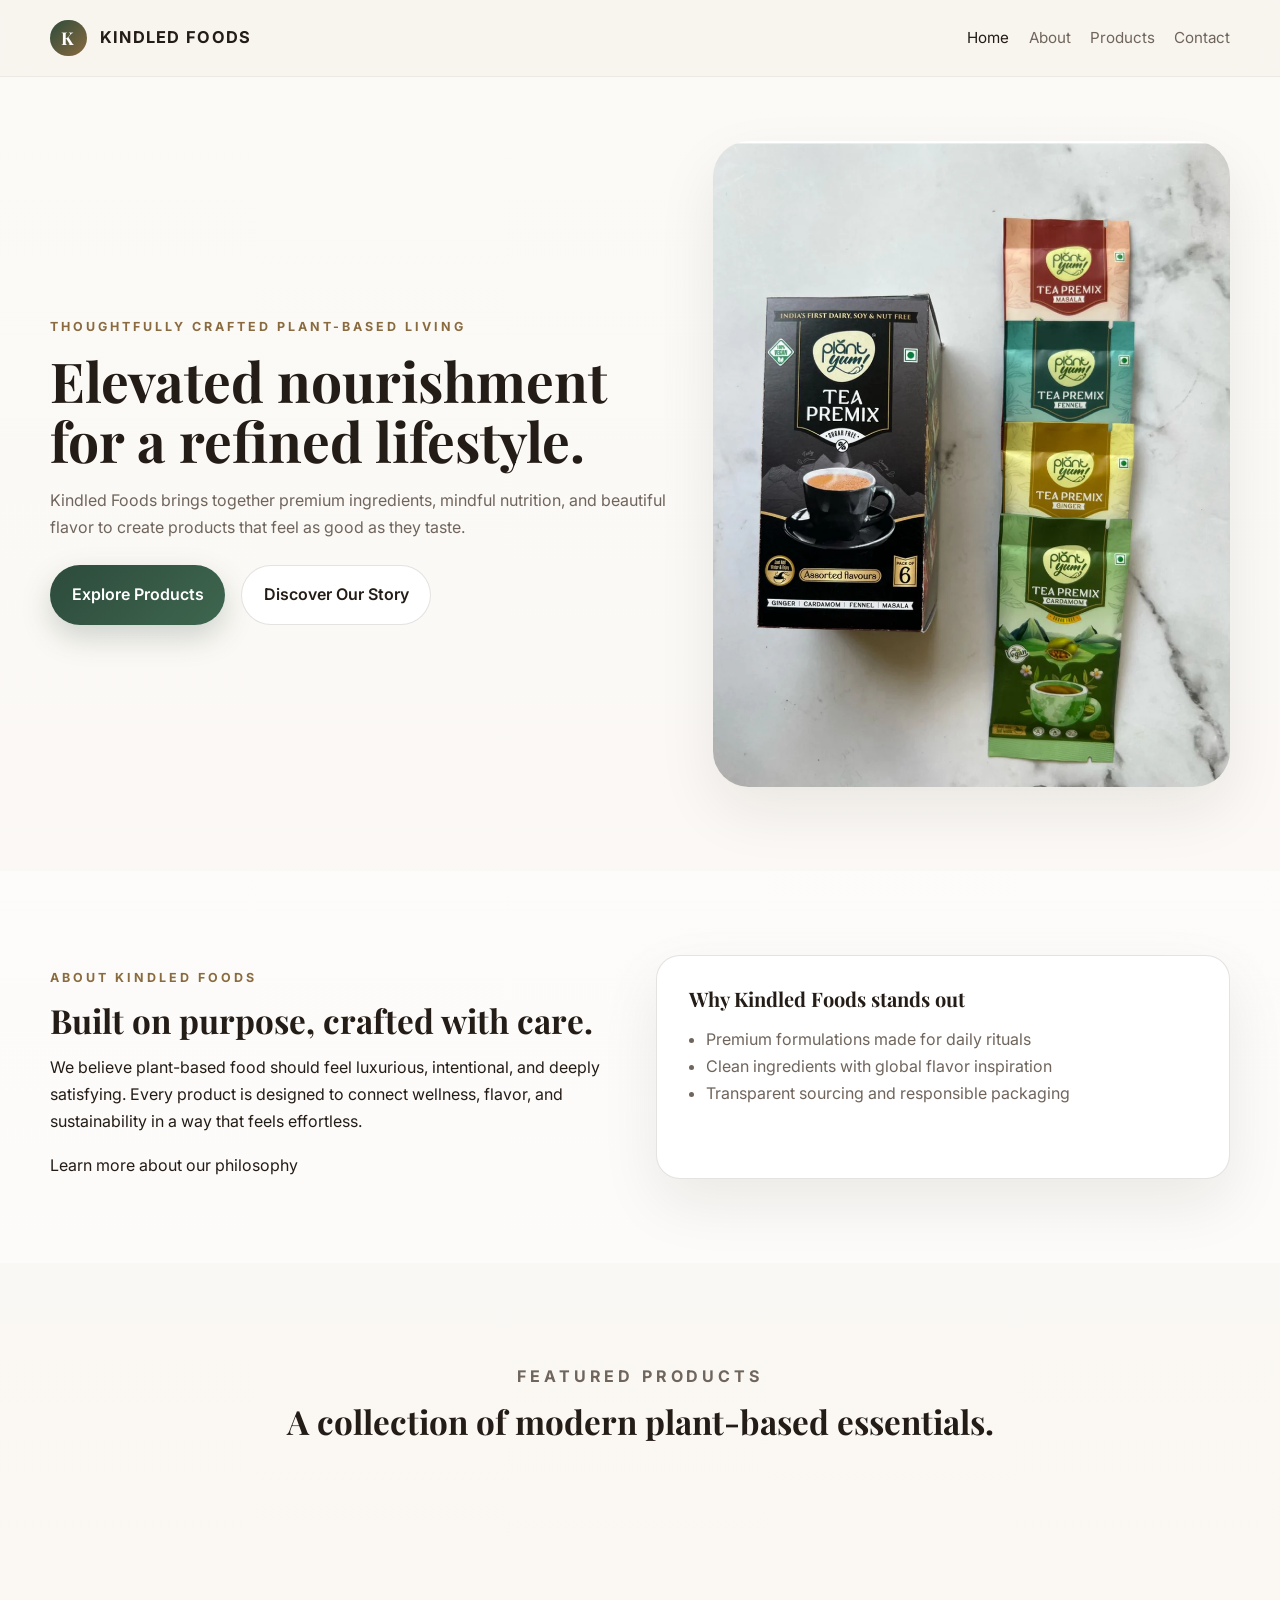
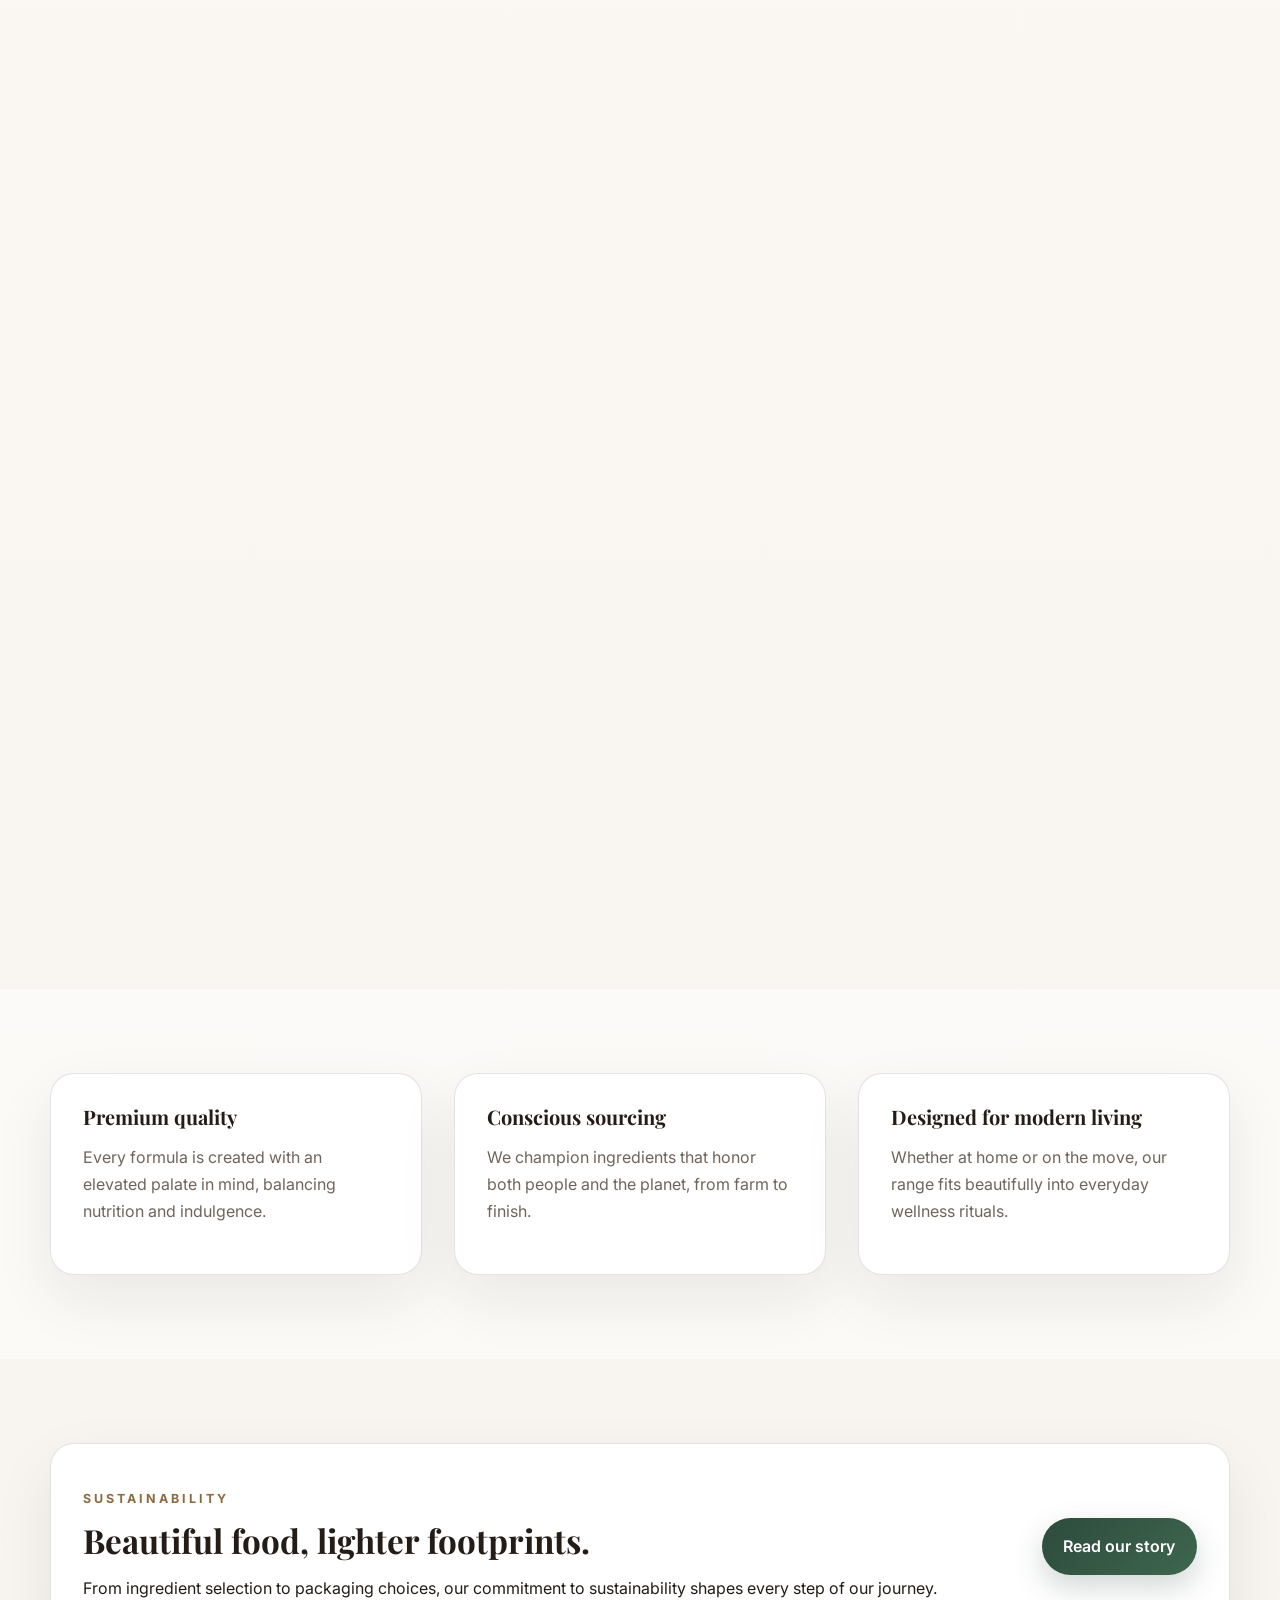
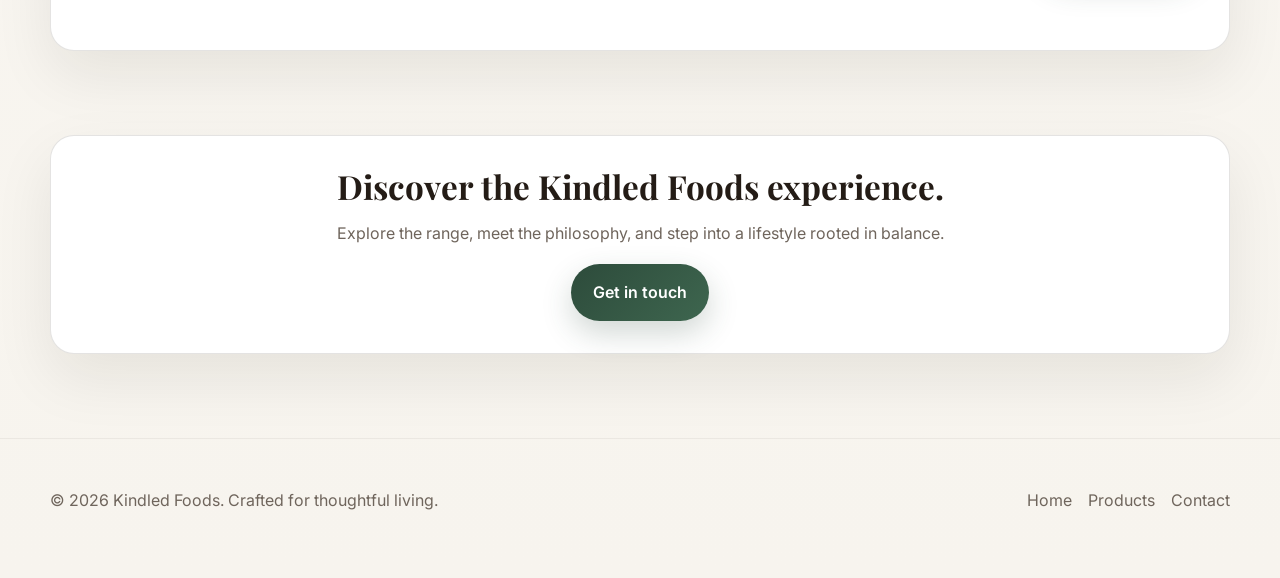
<file: index.html>
<!DOCTYPE html>
<html lang="en">
  <head>
    <meta charset="UTF-8" />
    <meta name="viewport" content="width=device-width, initial-scale=1.0" />
    <title>Kindled Foods | Premium Plant-Based Goodness</title>
    <meta
      name="description"
      content="Kindled Foods creates premium plant-based food experiences rooted in wellness, sustainability, and modern taste."
    />
    <meta property="og:title" content="Kindled Foods | Premium Plant-Based Goodness" />
    <meta
      property="og:description"
      content="Discover kindled foods crafted for modern wellness, premium taste, and mindful living."
    />
    <meta property="og:type" content="website" />
    <meta property="og:image" content="products/plantyumnoaddedsugar/Plant_Yum_No_Added_Sugar_6_1.webp" />
    <meta name="twitter:card" content="summary_large_image" />
    <link rel="preconnect" href="https://fonts.googleapis.com" />
    <link rel="preconnect" href="https://fonts.gstatic.com" crossorigin />
    <link
      href="https://fonts.googleapis.com/css2?family=Inter:wght@400;500;600;700;800&family=Playfair+Display:wght@600;700;800&display=swap"
      rel="stylesheet"
    />
    <link rel="stylesheet" href="style.css" />
  </head>
  <body>
    <header class="site-header">
      <div class="container nav-shell">
        <a class="brand" href="index.html" aria-label="Kindled Foods home">
          <span class="brand-mark">K</span>
          <span>Kindled Foods</span>
        </a>
        <button class="nav-toggle" aria-label="Toggle navigation" aria-expanded="false">
          <span></span>
          <span></span>
          <span></span>
        </button>
        <nav class="site-nav" aria-label="Primary navigation">
          <a href="index.html" class="active">Home</a>
          <a href="about.html">About</a>
          <a href="products.html">Products</a>
          <a href="contact.html">Contact</a>
        </nav>
      </div>
    </header>

    <main>
      <section class="hero section">
        <div class="container hero-grid">
          <div class="hero-copy reveal">
            <p class="eyebrow">Thoughtfully crafted plant-based living</p>
            <h1>Elevated nourishment for a refined lifestyle.</h1>
            <p class="hero-text">
              Kindled Foods brings together premium ingredients, mindful nutrition, and beautiful flavor to create products that feel as good as they taste.
            </p>
            <div class="hero-actions">
              <a class="button button-primary" href="products.html">Explore Products</a>
              <a class="button button-secondary" href="about.html">Discover Our Story</a>
            </div>
          </div>
          <div class="hero-media reveal">
            <img src="products/plantyumnoaddedsugar/Plant_Yum_No_Added_Sugar_6_1.webp" alt="Premium Kindled Foods product collection" />
          </div>
        </div>
      </section>

      <section class="about-preview section section-soft">
        <div class="container grid-two">
          <div class="reveal">
            <p class="eyebrow">About Kindled Foods</p>
            <h2>Built on purpose, crafted with care.</h2>
            <p>
              We believe plant-based food should feel luxurious, intentional, and deeply satisfying. Every product is designed to connect wellness, flavor, and sustainability in a way that feels effortless.
            </p>
            <a class="text-link" href="about.html">Learn more about our philosophy</a>
          </div>
          <div class="highlight-card reveal">
            <h3>Why Kindled Foods stands out</h3>
            <ul>
              <li>Premium formulations made for daily rituals</li>
              <li>Clean ingredients with global flavor inspiration</li>
              <li>Transparent sourcing and responsible packaging</li>
            </ul>
          </div>
        </div>
      </section>

      <section class="section">
        <div class="container">
          <div class="section-heading reveal">
            <p class="eyebrow">Featured products</p>
            <h2>A collection of modern plant-based essentials.</h2>
          </div>
          <div id="featured-products" class="product-grid"></div>
        </div>
      </section>

      <section class="section section-soft">
        <div class="container grid-three">
          <article class="info-card reveal">
            <h3>Premium quality</h3>
            <p>Every formula is created with an elevated palate in mind, balancing nutrition and indulgence.</p>
          </article>
          <article class="info-card reveal">
            <h3>Conscious sourcing</h3>
            <p>We champion ingredients that honor both people and the planet, from farm to finish.</p>
          </article>
          <article class="info-card reveal">
            <h3>Designed for modern living</h3>
            <p>Whether at home or on the move, our range fits beautifully into everyday wellness rituals.</p>
          </article>
        </div>
      </section>

      <section class="section">
        <div class="container sustainability-banner reveal">
          <div>
            <p class="eyebrow">Sustainability</p>
            <h2>Beautiful food, lighter footprints.</h2>
            <p>
              From ingredient selection to packaging choices, our commitment to sustainability shapes every step of our journey.
            </p>
          </div>
          <a class="button button-primary" href="about.html">Read our story</a>
        </div>
      </section>

      <section class="section cta-section">
        <div class="container cta-card reveal">
          <h2>Discover the Kindled Foods experience.</h2>
          <p>Explore the range, meet the philosophy, and step into a lifestyle rooted in balance.</p>
          <a class="button button-primary" href="contact.html">Get in touch</a>
        </div>
      </section>
    </main>

    <footer class="site-footer">
      <div class="container footer-shell">
        <p>© 2026 Kindled Foods. Crafted for thoughtful living.</p>
        <div class="footer-links">
          <a href="index.html">Home</a>
          <a href="products.html">Products</a>
          <a href="contact.html">Contact</a>
        </div>
      </div>
    </footer>

    <script src="products.js"></script>
    <script src="script.js"></script>
  </body>
</html>
</file>
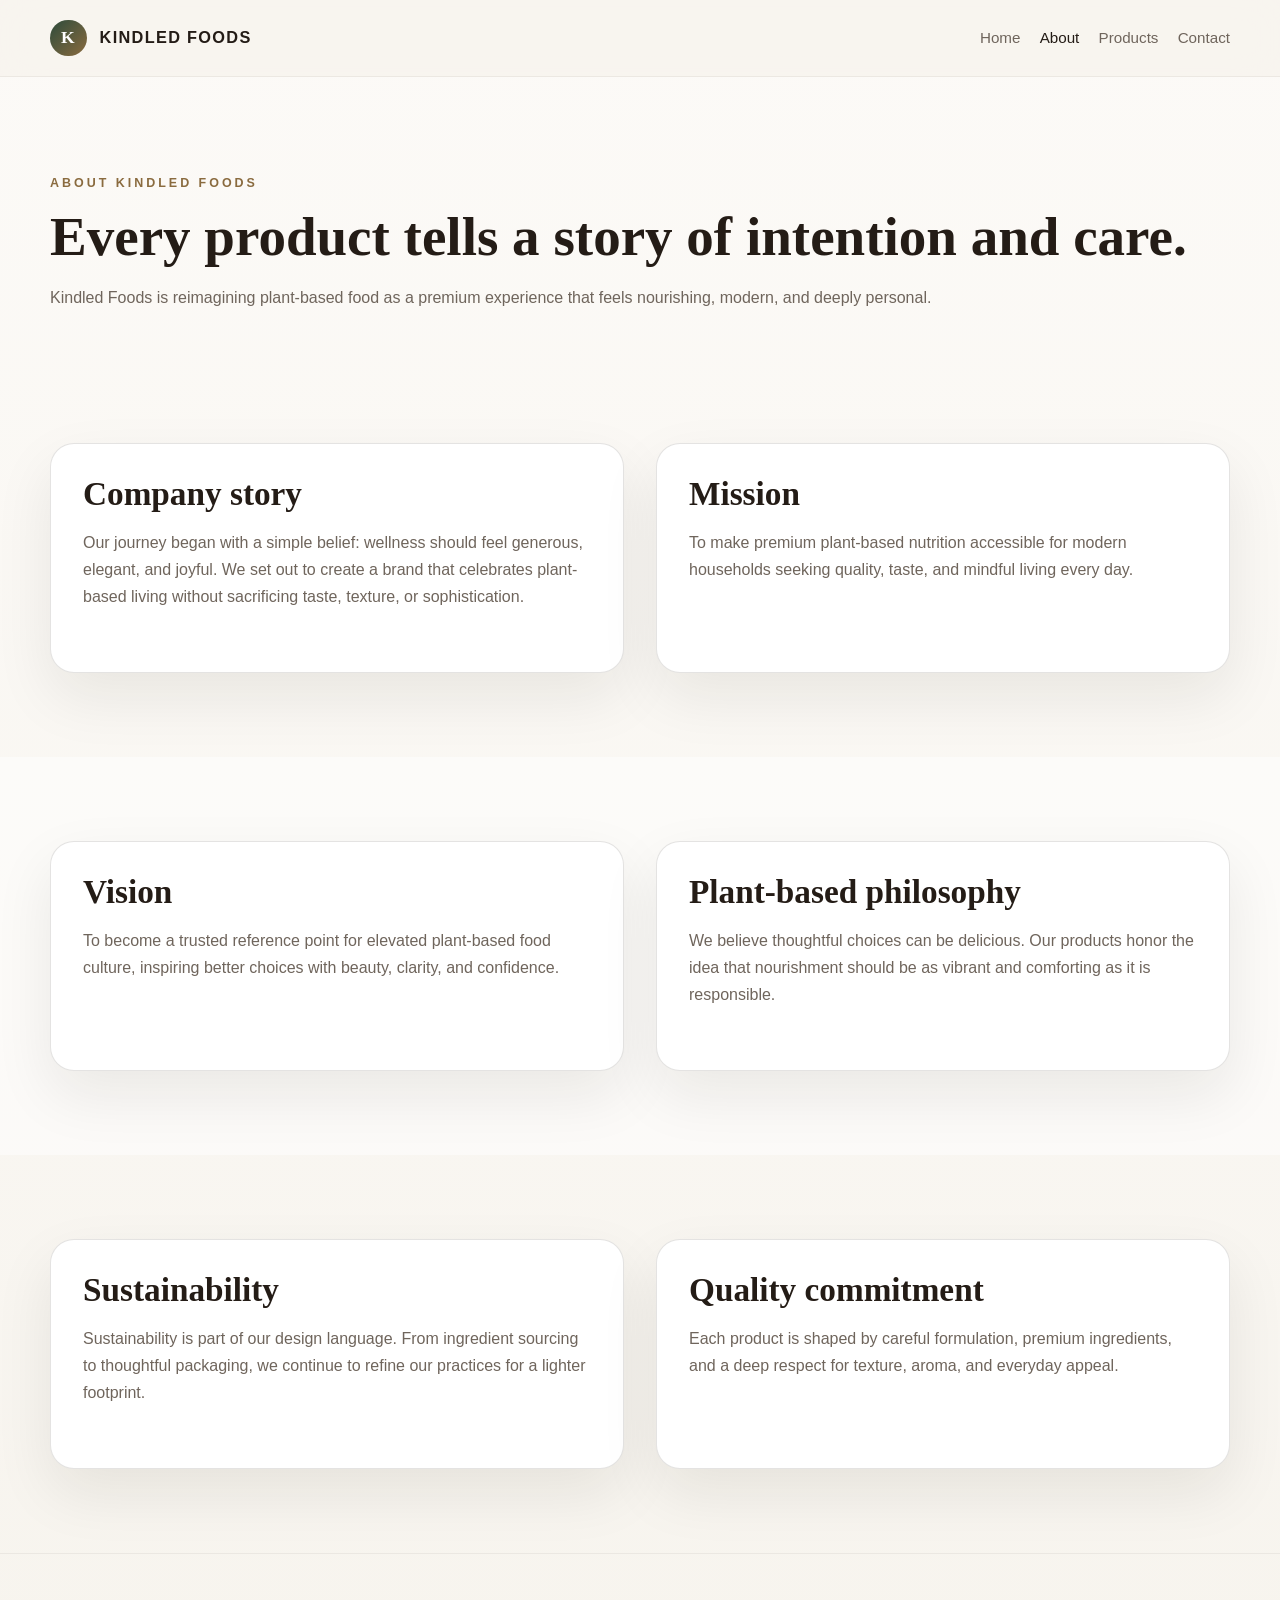
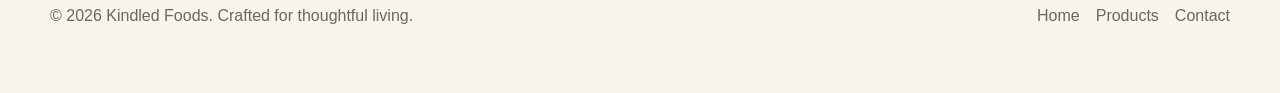
<file: about.html>
<!DOCTYPE html>
<html lang="en">
  <head>
    <meta charset="UTF-8" />
    <meta name="viewport" content="width=device-width, initial-scale=1.0" />
    <title>About Kindled Foods | Brand Story & Philosophy</title>
    <meta
      name="description"
      content="Learn about Kindled Foods’ story, mission, plant-based philosophy, and commitment to quality and sustainability."
    />
    <meta property="og:title" content="About Kindled Foods | Brand Story & Philosophy" />
    <meta property="og:type" content="website" />
    <meta property="og:image" content="products/plantyumnoaddedsugar/Plant_Yum_No_Added_Sugar_6_1.webp" />
    <link rel="stylesheet" href="style.css" />
  </head>
  <body>
    <header class="site-header">
      <div class="container nav-shell">
        <a class="brand" href="index.html" aria-label="Kindled Foods home">
          <span class="brand-mark">K</span>
          <span>Kindled Foods</span>
        </a>
        <button class="nav-toggle" aria-label="Toggle navigation" aria-expanded="false">
          <span></span>
          <span></span>
          <span></span>
        </button>
        <nav class="site-nav" aria-label="Primary navigation">
          <a href="index.html">Home</a>
          <a href="about.html" class="active">About</a>
          <a href="products.html">Products</a>
          <a href="contact.html">Contact</a>
        </nav>
      </div>
    </header>

    <main>
      <section class="page-hero section">
        <div class="container reveal">
          <p class="eyebrow">About Kindled Foods</p>
          <h1>Every product tells a story of intention and care.</h1>
          <p class="hero-text">
            Kindled Foods is reimagining plant-based food as a premium experience that feels nourishing, modern, and deeply personal.
          </p>
        </div>
      </section>

      <section class="section">
        <div class="container grid-two">
          <article class="story-card reveal">
            <h2>Company story</h2>
            <p>
              Our journey began with a simple belief: wellness should feel generous, elegant, and joyful. We set out to create a brand that celebrates plant-based living without sacrificing taste, texture, or sophistication.
            </p>
          </article>
          <article class="story-card reveal">
            <h2>Mission</h2>
            <p>
              To make premium plant-based nutrition accessible for modern households seeking quality, taste, and mindful living every day.
            </p>
          </article>
        </div>
      </section>

      <section class="section section-soft">
        <div class="container grid-two">
          <article class="story-card reveal">
            <h2>Vision</h2>
            <p>
              To become a trusted reference point for elevated plant-based food culture, inspiring better choices with beauty, clarity, and confidence.
            </p>
          </article>
          <article class="story-card reveal">
            <h2>Plant-based philosophy</h2>
            <p>
              We believe thoughtful choices can be delicious. Our products honor the idea that nourishment should be as vibrant and comforting as it is responsible.
            </p>
          </article>
        </div>
      </section>

      <section class="section">
        <div class="container grid-two">
          <article class="story-card reveal">
            <h2>Sustainability</h2>
            <p>
              Sustainability is part of our design language. From ingredient sourcing to thoughtful packaging, we continue to refine our practices for a lighter footprint.
            </p>
          </article>
          <article class="story-card reveal">
            <h2>Quality commitment</h2>
            <p>
              Each product is shaped by careful formulation, premium ingredients, and a deep respect for texture, aroma, and everyday appeal.
            </p>
          </article>
        </div>
      </section>
    </main>

    <footer class="site-footer">
      <div class="container footer-shell">
        <p>© 2026 Kindled Foods. Crafted for thoughtful living.</p>
        <div class="footer-links">
          <a href="index.html">Home</a>
          <a href="products.html">Products</a>
          <a href="contact.html">Contact</a>
        </div>
      </div>
    </footer>

    <script src="script.js"></script>
  </body>
</html>
</file>
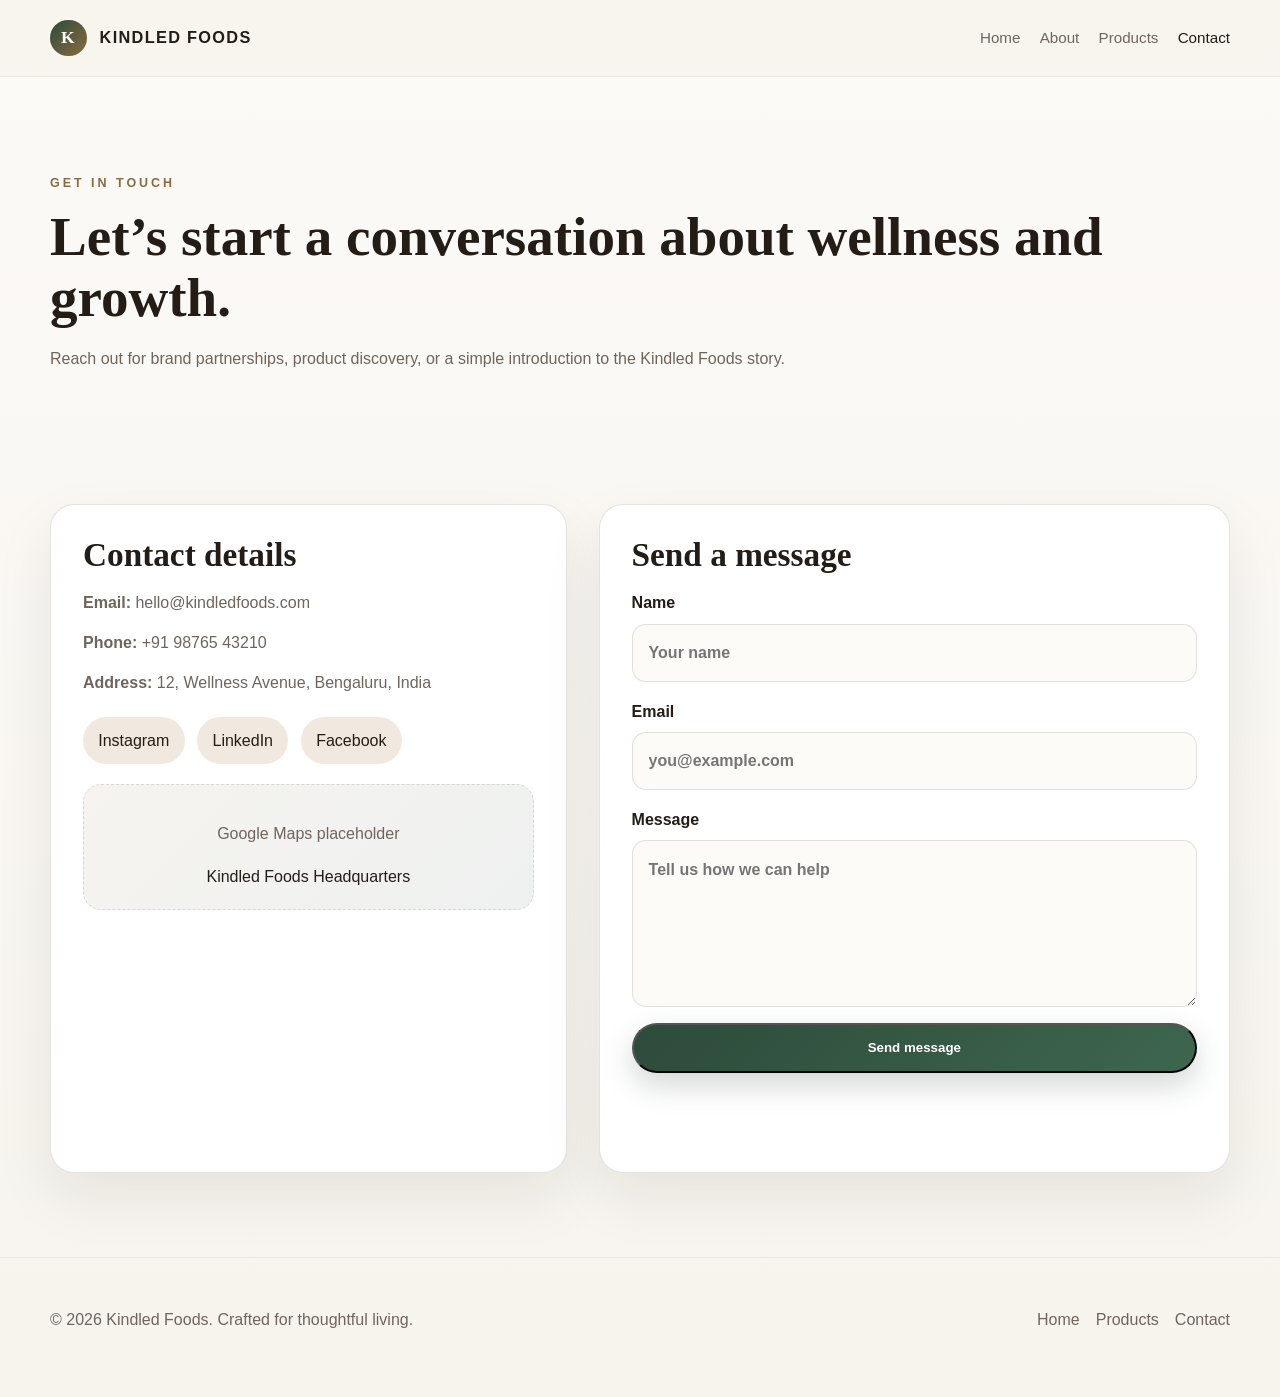
<file: contact.html>
<!DOCTYPE html>
<html lang="en">
  <head>
    <meta charset="UTF-8" />
    <meta name="viewport" content="width=device-width, initial-scale=1.0" />
    <title>Contact Kindled Foods</title>
    <meta
      name="description"
      content="Contact Kindled Foods for brand enquiries, press, partnerships, or product discovery support."
    />
    <meta property="og:title" content="Contact Kindled Foods" />
    <meta property="og:type" content="website" />
    <meta property="og:image" content="products/plantyumnoaddedsugar/Plant_Yum_No_Added_Sugar_6_1.webp" />
    <link rel="stylesheet" href="style.css" />
  </head>
  <body>
    <header class="site-header">
      <div class="container nav-shell">
        <a class="brand" href="index.html" aria-label="Kindled Foods home">
          <span class="brand-mark">K</span>
          <span>Kindled Foods</span>
        </a>
        <button class="nav-toggle" aria-label="Toggle navigation" aria-expanded="false">
          <span></span>
          <span></span>
          <span></span>
        </button>
        <nav class="site-nav" aria-label="Primary navigation">
          <a href="index.html">Home</a>
          <a href="about.html">About</a>
          <a href="products.html">Products</a>
          <a href="contact.html" class="active">Contact</a>
        </nav>
      </div>
    </header>

    <main>
      <section class="page-hero section">
        <div class="container reveal">
          <p class="eyebrow">Get in touch</p>
          <h1>Let’s start a conversation about wellness and growth.</h1>
          <p class="hero-text">
            Reach out for brand partnerships, product discovery, or a simple introduction to the Kindled Foods story.
          </p>
        </div>
      </section>

      <section class="section">
        <div class="container contact-grid">
          <div class="contact-card reveal">
            <h2>Contact details</h2>
            <ul class="contact-list">
              <li><strong>Email:</strong> hello@kindledfoods.com</li>
              <li><strong>Phone:</strong> +91 98765 43210</li>
              <li><strong>Address:</strong> 12, Wellness Avenue, Bengaluru, India</li>
            </ul>
            <div class="social-links">
              <a href="https://www.instagram.com/" target="_blank" rel="noopener noreferrer">Instagram</a>
              <a href="https://www.linkedin.com/" target="_blank" rel="noopener noreferrer">LinkedIn</a>
              <a href="https://www.facebook.com/" target="_blank" rel="noopener noreferrer">Facebook</a>
            </div>
            <div class="map-placeholder">
              <p>Google Maps placeholder</p>
              <span>Kindled Foods Headquarters</span>
            </div>
          </div>
          <div class="contact-card reveal">
            <h2>Send a message</h2>
            <form class="contact-form">
              <label>
                Name
                <input type="text" name="name" placeholder="Your name" required />
              </label>
              <label>
                Email
                <input type="email" name="email" placeholder="you@example.com" required />
              </label>
              <label>
                Message
                <textarea name="message" rows="5" placeholder="Tell us how we can help" required></textarea>
              </label>
              <button class="button button-primary" type="submit">Send message</button>
              <p class="form-status" aria-live="polite"></p>
            </form>
          </div>
        </div>
      </section>
    </main>

    <footer class="site-footer">
      <div class="container footer-shell">
        <p>© 2026 Kindled Foods. Crafted for thoughtful living.</p>
        <div class="footer-links">
          <a href="index.html">Home</a>
          <a href="products.html">Products</a>
          <a href="contact.html">Contact</a>
        </div>
      </div>
    </footer>

    <script src="script.js"></script>
  </body>
</html>
</file>
<file: style.css>
:root {
  --bg: #f7f4ee;
  --surface: #ffffff;
  --surface-2: #f1e9df;
  --text: #241c16;
  --muted: #6f655c;
  --accent: #8a6b3f;
  --accent-2: #2d4b3b;
  --border: rgba(36, 28, 22, 0.12);
  --shadow: 0 24px 60px rgba(30, 24, 18, 0.08);
  --radius: 24px;
  --max-width: 1180px;
}

* {
  box-sizing: border-box;
}

html {
  scroll-behavior: smooth;
}

body {
  margin: 0;
  font-family: 'Inter', sans-serif;
  color: var(--text);
  background: linear-gradient(180deg, #fcfaf7 0%, var(--bg) 100%);
  line-height: 1.7;
}

a {
  color: inherit;
  text-decoration: none;
}

img {
  max-width: 100%;
  display: block;
}

.container {
  width: min(var(--max-width), calc(100% - 2rem));
  margin: 0 auto;
}

.section {
  padding: 5.25rem 0;
}

.section-soft {
  background: rgba(255, 255, 255, 0.5);
}

.site-header {
  position: sticky;
  top: 0;
  z-index: 30;
  background: rgba(247, 244, 238, 0.86);
  backdrop-filter: blur(20px);
  border-bottom: 1px solid rgba(36, 28, 22, 0.06);
  transition: box-shadow 0.25s ease, background 0.25s ease;
}

.site-header.scrolled {
  box-shadow: 0 12px 36px rgba(36, 28, 22, 0.08);
  background: rgba(247, 244, 238, 0.95);
}

.nav-shell {
  display: flex;
  align-items: center;
  justify-content: space-between;
  min-height: 76px;
}

.brand {
  display: inline-flex;
  align-items: center;
  gap: 0.8rem;
  font-weight: 700;
  font-size: 1.02rem;
  letter-spacing: 0.08em;
  text-transform: uppercase;
}

.brand-mark {
  display: grid;
  place-items: center;
  width: 2.3rem;
  height: 2.3rem;
  border-radius: 50%;
  background: linear-gradient(135deg, var(--accent-2), var(--accent));
  color: white;
  font-family: 'Playfair Display', serif;
  font-size: 1.1rem;
}

.site-nav {
  display: flex;
  align-items: center;
  gap: 1.2rem;
}

.site-nav a {
  font-size: 0.95rem;
  color: var(--muted);
  transition: color 0.25s ease;
}

.site-nav a:hover,
.site-nav a.active {
  color: var(--text);
}

.nav-toggle {
  display: none;
  border: 0;
  background: transparent;
  padding: 0.25rem;
}

.nav-toggle span {
  display: block;
  width: 22px;
  height: 2px;
  background: var(--text);
  margin: 4px 0;
  transition: 0.25s ease;
}

.hero {
  padding-top: 4rem;
}

.hero-grid,
.grid-two,
.grid-three,
.contact-grid {
  display: grid;
  gap: 2rem;
}

.hero-grid {
  grid-template-columns: 1.1fr 0.9fr;
  align-items: center;
}

.eyebrow {
  text-transform: uppercase;
  letter-spacing: 0.24em;
  font-size: 0.78rem;
  font-weight: 700;
  color: var(--accent);
  margin-bottom: 0.8rem;
}

h1,
h2,
h3 {
  font-family: 'Playfair Display', serif;
  line-height: 1.1;
  margin: 0 0 1rem;
}

h1 {
  font-size: clamp(2.2rem, 4.3vw, 3.8rem);
}

h2 {
  font-size: clamp(1.8rem, 2.6vw, 2.4rem);
}

h3 {
  font-size: 1.25rem;
}

.hero-text,
.story-card p,
.info-card p,
.cta-card p,
.section-heading p,
.contact-card li,
.contact-card p {
  color: var(--muted);
  font-size: 1rem;
}

.hero-actions {
  display: flex;
  flex-wrap: wrap;
  gap: 1rem;
  margin-top: 1.5rem;
}

.button {
  display: inline-flex;
  align-items: center;
  justify-content: center;
  border-radius: 999px;
  padding: 0.95rem 1.35rem;
  font-weight: 600;
  transition: transform 0.25s ease, box-shadow 0.25s ease, background 0.25s ease;
}

.button:hover {
  transform: translateY(-2px);
}

.button-primary {
  background: linear-gradient(135deg, var(--accent-2), #3e664f);
  color: white;
  box-shadow: 0 12px 30px rgba(45, 75, 59, 0.22);
}

.button-secondary {
  background: var(--surface);
  border: 1px solid var(--border);
}

.hero-media img,
.product-image img {
  width: 100%;
  height: 100%;
  object-fit: cover;
}

.hero-media {
  border-radius: 36px;
  overflow: hidden;
  box-shadow: var(--shadow);
  min-height: 480px;
}

.grid-two {
  grid-template-columns: repeat(2, minmax(0, 1fr));
}

.grid-three {
  grid-template-columns: repeat(3, minmax(0, 1fr));
}

.highlight-card,
.info-card,
.story-card,
.contact-card,
.cta-card,
.sustainability-banner {
  background: var(--surface);
  border: 1px solid var(--border);
  border-radius: var(--radius);
  box-shadow: var(--shadow);
  padding: 2rem;
}

.highlight-card ul {
  padding-left: 1.05rem;
  color: var(--muted);
}

.section-heading {
  text-align: center;
  margin-bottom: 2rem;
}

.product-grid {
  display: grid;
  grid-template-columns: repeat(3, minmax(0, 1fr));
  gap: 1.4rem;
}

.product-card {
  display: flex;
  flex-direction: column;
  background: var(--surface);
  border: 1px solid var(--border);
  border-radius: 24px;
  overflow: hidden;
  box-shadow: 0 14px 34px rgba(36, 28, 22, 0.08);
  transition: transform 0.25s ease, box-shadow 0.25s ease;
  min-height: 100%;
}

.product-card:hover {
  transform: translateY(-6px);
  box-shadow: 0 20px 42px rgba(36, 28, 22, 0.12);
}

.product-image {
  aspect-ratio: 4 / 3;
  overflow: hidden;
  background: var(--surface-2);
}

.product-image img {
  transition: transform 0.35s ease;
}

.product-card:hover .product-image img {
  transform: scale(1.04);
}

.product-body {
  padding: 1.2rem 1.2rem 1.4rem;
  display: flex;
  flex-direction: column;
  gap: 0.6rem;
  flex: 1;
}

.product-category {
  font-size: 0.82rem;
  letter-spacing: 0.24em;
  text-transform: uppercase;
  color: var(--accent);
  font-weight: 700;
}

.product-title {
  font-size: 1.1rem;
  font-weight: 700;
  margin: 0;
}

.product-description {
  color: var(--muted);
  font-size: 0.95rem;
}

.view-product {
  margin-top: auto;
  align-self: flex-start;
  color: var(--accent-2);
  font-weight: 600;
}

.view-product::after {
  content: '→';
  margin-left: 0.35rem;
}

.sustainability-banner {
  display: flex;
  align-items: center;
  justify-content: space-between;
  gap: 1.5rem;
}

.cta-section {
  padding-top: 0;
}

.cta-card {
  text-align: center;
}

.site-footer {
  padding: 2rem 0 3rem;
  border-top: 1px solid rgba(36, 28, 22, 0.06);
}

.footer-shell {
  display: flex;
  justify-content: space-between;
  align-items: center;
  gap: 1rem;
  color: var(--muted);
}

.footer-links {
  display: flex;
  gap: 1rem;
  flex-wrap: wrap;
}

.page-hero {
  padding-bottom: 2rem;
}

.story-card {
  min-height: 230px;
}

.contact-grid {
  grid-template-columns: 0.9fr 1.1fr;
}

.contact-list {
  list-style: none;
  padding: 0;
  display: grid;
  gap: 0.8rem;
  margin: 1rem 0 1.3rem;
}

.social-links {
  display: flex;
  flex-wrap: wrap;
  gap: 0.8rem;
  margin-bottom: 1.25rem;
}

.social-links a {
  padding: 0.6rem 0.95rem;
  border-radius: 999px;
  background: var(--surface-2);
}

.map-placeholder {
  border: 1px dashed var(--border);
  border-radius: 18px;
  padding: 1.2rem;
  background: linear-gradient(135deg, rgba(138, 107, 63, 0.08), rgba(45, 75, 59, 0.08));
  text-align: center;
}

.contact-form {
  display: grid;
  gap: 1rem;
}

.contact-form label {
  display: grid;
  gap: 0.45rem;
  font-weight: 600;
}

.contact-form input,
.contact-form textarea {
  font: inherit;
  padding: 0.9rem 1rem;
  border: 1px solid var(--border);
  border-radius: 14px;
  background: #fcfbf8;
}

.form-status {
  min-height: 1.2rem;
  color: var(--accent-2);
  font-weight: 600;
}

.reveal {
  opacity: 0;
  transform: translateY(24px);
  transition: opacity 0.7s ease, transform 0.7s ease;
}

.reveal.visible {
  opacity: 1;
  transform: translateY(0);
}

@media (max-width: 900px) {
  .hero-grid,
  .grid-two,
  .grid-three,
  .contact-grid,
  .product-grid {
    grid-template-columns: 1fr 1fr;
  }

  .hero-grid {
    grid-template-columns: 1fr;
  }

  .sustainability-banner,
  .footer-shell {
    flex-direction: column;
    align-items: flex-start;
  }
}

@media (max-width: 700px) {
  .nav-toggle {
    display: block;
  }

  .site-nav {
    position: absolute;
    top: 76px;
    right: 1rem;
    flex-direction: column;
    align-items: flex-start;
    background: var(--surface);
    border: 1px solid var(--border);
    border-radius: 18px;
    padding: 0.8rem 1rem;
    box-shadow: var(--shadow);
    display: none;
  }

  .site-nav.open {
    display: flex;
  }

  .hero-grid,
  .grid-two,
  .grid-three,
  .contact-grid,
  .product-grid {
    grid-template-columns: 1fr;
  }

  .section {
    padding: 4rem 0;
  }

  .section-soft {
    padding: 3.5rem 0;
  }

  .hero-media {
    min-height: 320px;
  }
}
</file>
